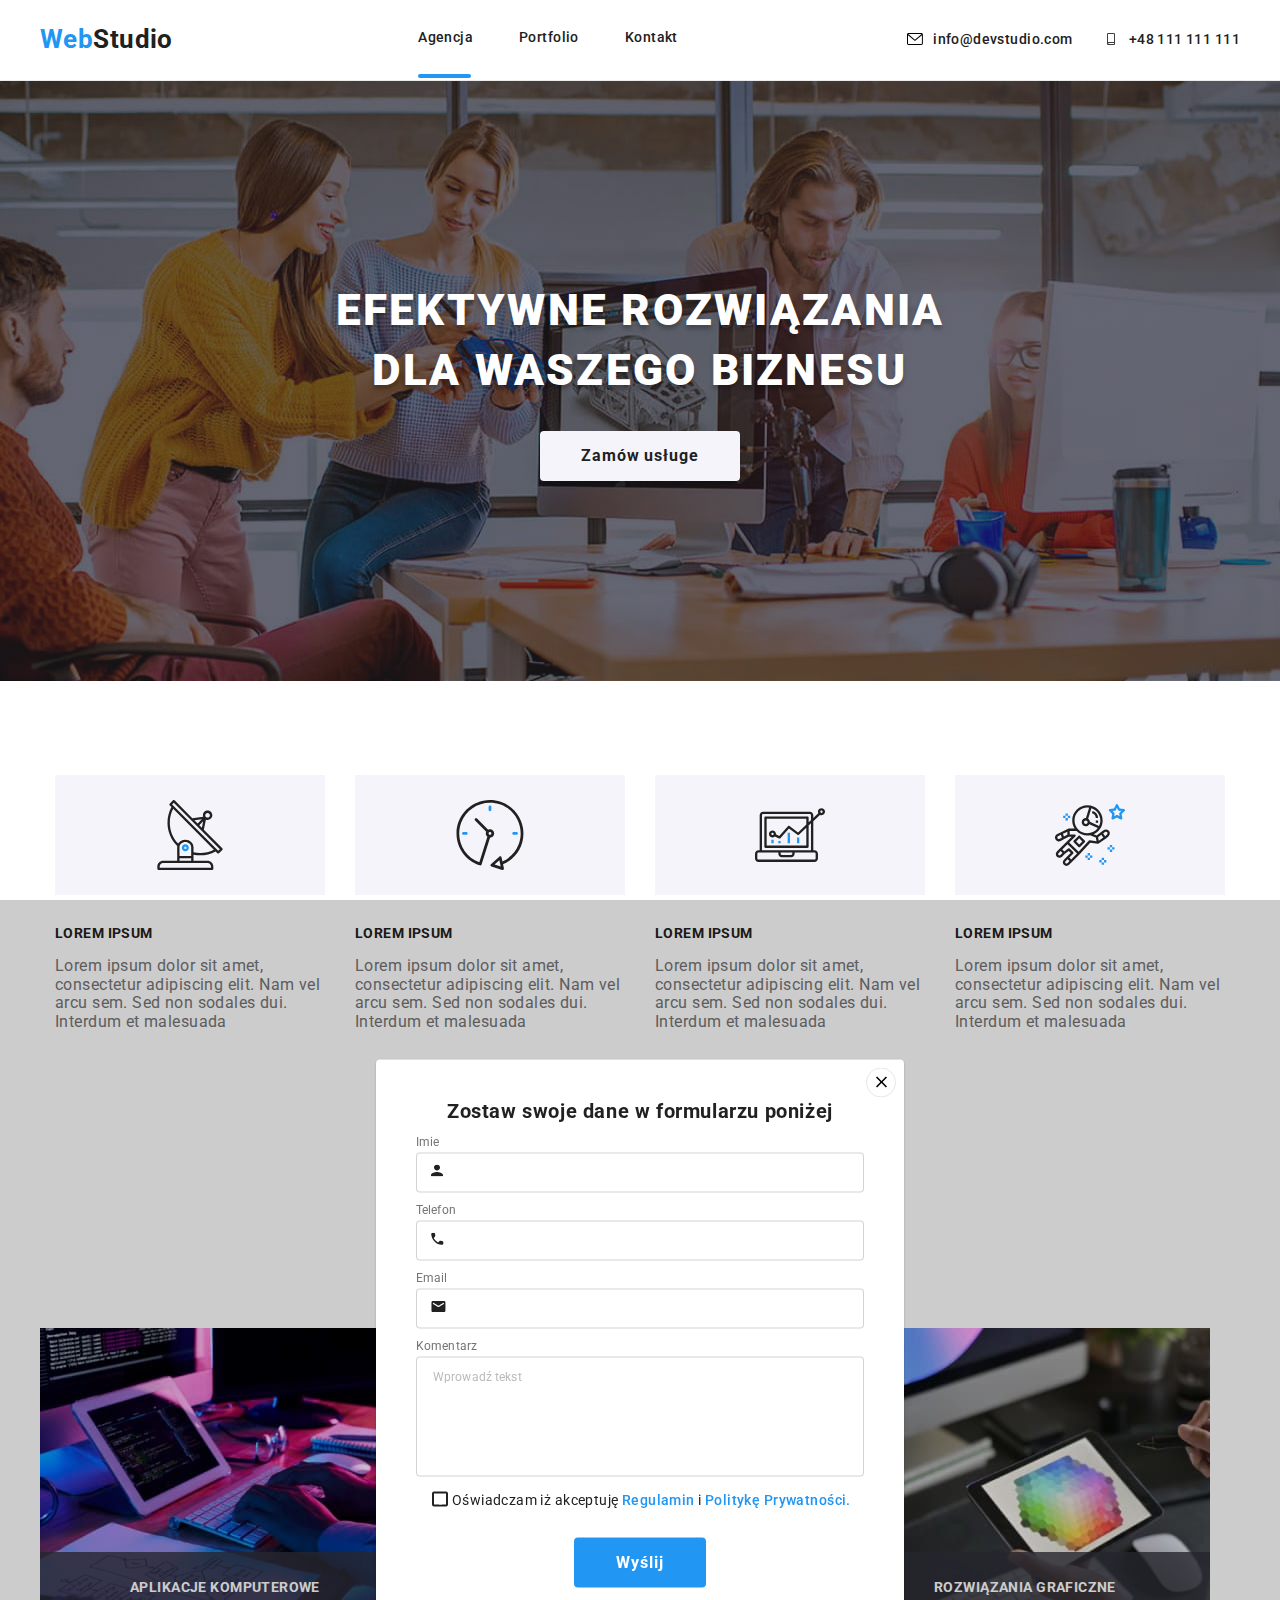
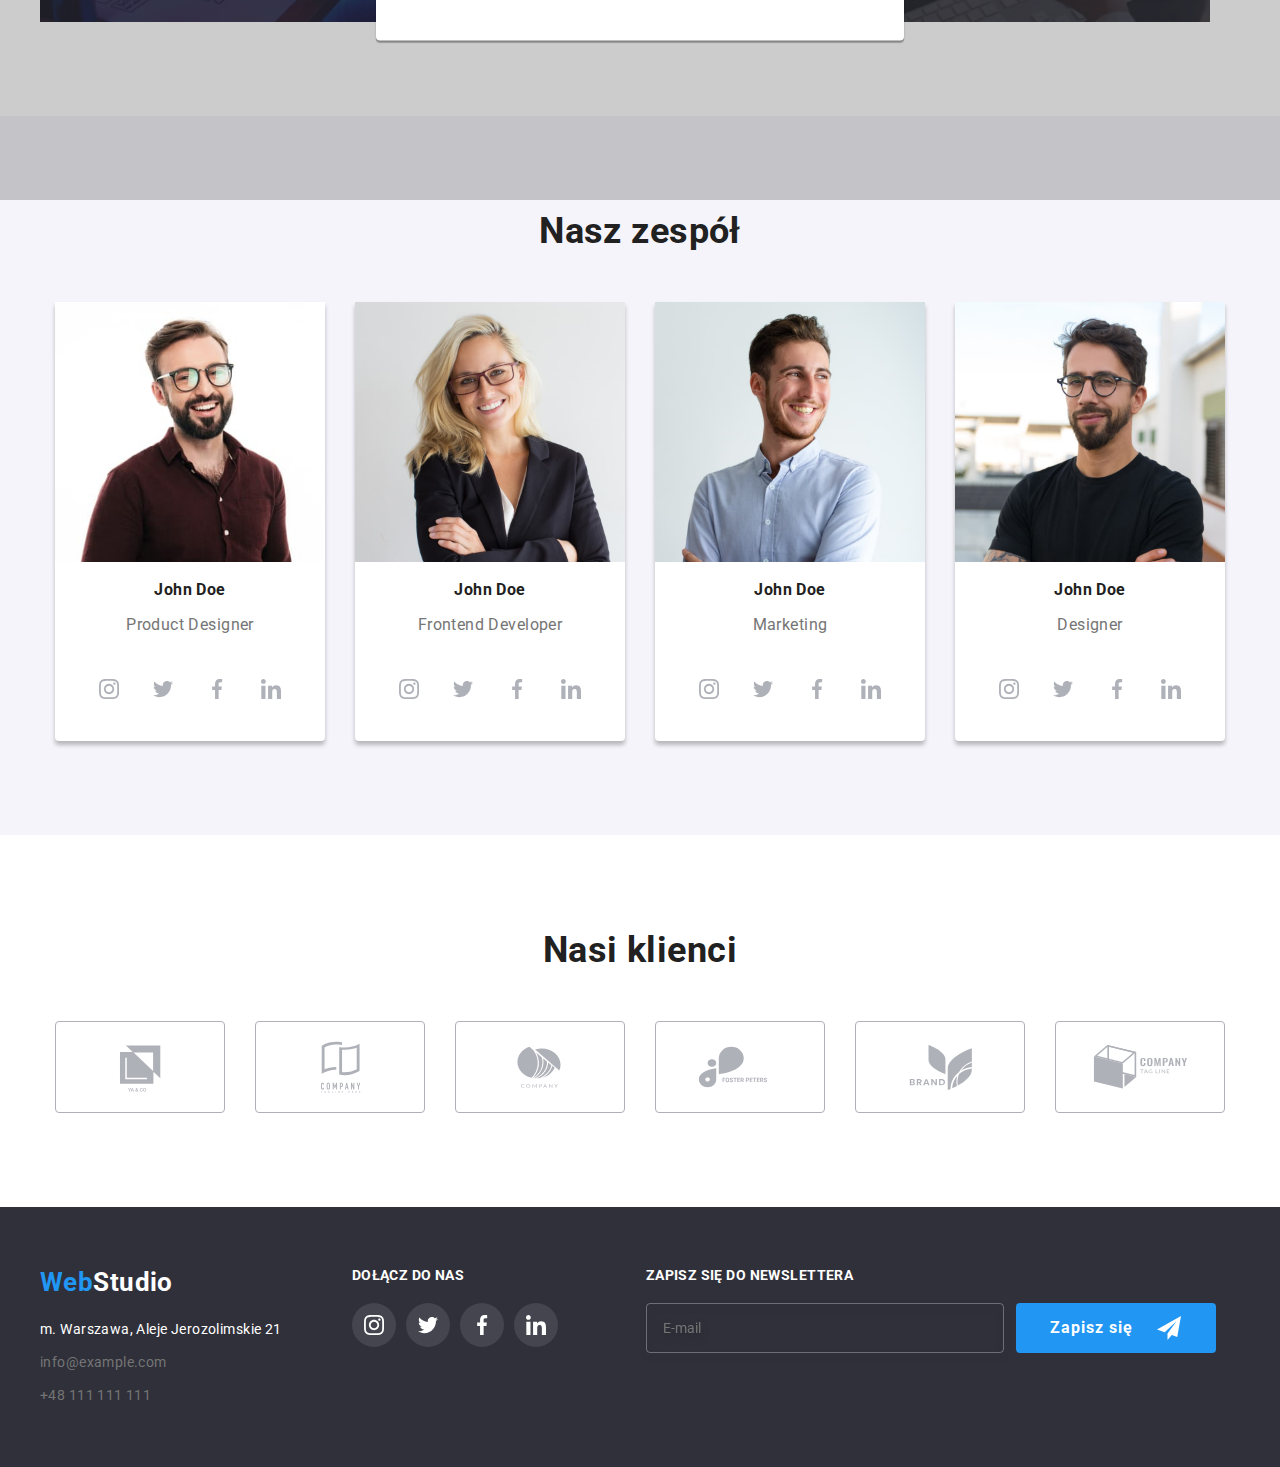
<file: index.html>
<!DOCTYPE html>
<html lang="pl">
  <head>
    <meta charset="UTF-8" />
    <meta http-equiv="X-UA-Compatible" content="IE=edge" />
    <meta name="viewport" content="width=device-width, initial-scale=1.0" />
    <title>WebStudio</title>
    <link rel="preconnect" href="https://fonts.googleapis.com" />
    <link rel="preconnect" href="https://fonts.gstatic.com" crossorigin />
    <link
      href="https://fonts.googleapis.com/css2?family=Raleway:wght@700&family=Roboto:wght@400;500;700;900&display=swap"
      rel="stylesheet"
    />
    <link rel="stylesheet" href="./css/modern-normalize.css" />
    <link rel="stylesheet" href="./css/styles.css" />
  </head>
  <body>
    <header class="border mark-links">
      <div class="container nav-menu">
        <a class="link logo" href="#"><span class="web">Web</span>Studio</a>
        <nav class="navigation">
          <ul class="menu">
            <li ><a class="link selected-page-index" href="#">Agencja</a></li>
            <li><a class="link" href="./portfolio.html">Portfolio</a></li>
            <li><a class="link" href="./Contacts">Kontakt</a></li>
          </ul>
        </nav>
        <div>
          <ul class="contact">
            <li>
              <a class="link header-contact" href="mailto:info@devstudio.com">
                <svg class="email" width="16px" height="12px">
                  <use href="./images/icons.svg#icon-envelope"></use>
                </svg>
                info@devstudio.com</a
              >
            </li>
            <li>
              <a class="link header-contact" href="tel:+48111111111">
                <svg class="phone" width="16px" height="12px">
                  <use href="./images/icons.svg#icon-smartphone"></use>
                </svg>
                +48 111 111 111
              </a>
            </li>
          </ul>
        </div>
      </div>
    </header>
    <main>
      <div class="dark-background-header">
        <h1 class="first-title">EFEKTYWNE ROZWIĄZANIA DLA WASZEGO BIZNESU</h1>

        <div class="button mark-links">
          <button type="button" class="btn modal-btn" data-modal-open>Zamów usługe</button>
        </div>
      </div>
      <div class="container">
        <section class="section">
          <div></div>
          <div>
            <ul class="cards-description">
              <li class="item">
                <div class="content-list-element">
                  <svg>
                    <use
                      href="./images/icons.svg#icon-antenna"
                      width="70"
                      height="70"
                    ></use>
                  </svg>
                </div>
                <h4 class="third-title">LOREM IPSUM</h4>
                <p class="paragraph">
                  Lorem ipsum dolor sit amet, consectetur adipiscing elit. Nam
                  vel arcu sem. Sed non sodales dui. Interdum et malesuada
                </p>
              </li>
              <li class="item">
                <div class="content-list-element">
                  <svg class="icon-description">
                    <use
                      href="./images/icons.svg#icon-clock"
                      width="70"
                      height="70"
                    ></use>
                  </svg>
                </div>
                <h4 class="third-title">LOREM IPSUM</h4>
                <p class="paragraph">
                  Lorem ipsum dolor sit amet, consectetur adipiscing elit. Nam
                  vel arcu sem. Sed non sodales dui. Interdum et malesuada
                </p>
              </li>
              <li class="item">
                <div class="content-list-element">
                  <svg>
                    <use
                      href="./images/icons.svg#icon-diagram"
                      width="70"
                      height="70"
                    ></use>
                  </svg>
                </div>
                <h4 class="third-title">LOREM IPSUM</h4>
                <p class="paragraph">
                  Lorem ipsum dolor sit amet, consectetur adipiscing elit. Nam
                  vel arcu sem. Sed non sodales dui. Interdum et malesuada
                </p>
              </li>
              <li class="item">
                <div class="content-list-element">
                  <svg>
                    <use
                      href="./images/icons.svg#icon-astronaut"
                      width="70"
                      height="70"
                    ></use>
                  </svg>
                </div>
                <h4 class="third-title">LOREM IPSUM</h4>
                <p class="paragraph">
                  Lorem ipsum dolor sit amet, consectetur adipiscing elit. Nam
                  vel arcu sem. Sed non sodales dui. Interdum et malesuada
                </p>
              </li>
            </ul>
          </div>
        </section>
        <section class="section">
          <h2 class="second-title">Czym się zajmujemy</h2>
            <ul class="card-set">
              <li class="competences">
                
                  <img
                    src="./images/keyboard.jpg"
                    alt="Pisanie stron internetowych"
                    width="370"
                    height="294"
                  />
                  <p class="description-competences">Aplikacje komputerowe</p>
                
              </li>
              <li class="competences">
                  <img
                    src="./images/phone.jpg"
                    alt="tworzenie aplikacji mobilnych"
                    width="370"
                    height="294"
                  />
                  <p class="description-competences">Aplikacje mobilne</p>
              </li>
              <li class="competences">
                
                  <img
                    src="./images/tablet.jpg"
                    alt="projektowanie grafik"
                    width="370"
                    height="294"
                  />
                  <p class="description-competences">Rozwiązania graficzne</p>
              </li>
            </ul>
          </div>
        </section>
        <section class="section gray-background">
          <h2 class="second-title">Nasz zespół</h2>
          <ul class="card-worker">
            <li class="white-background">
              <img
                src="./images/johndoe1.jpg"
                alt="Zdjęcie przedstawiające John Doe"
                width="270"
                height="260"
              />
              <p class="img-title"><strong>John Doe</strong></p>
              <p class="paragraph-worker">Product Designer</p>

              <div class="socialmedia-team">
                <a class="" href=""
                  ><svg>
                    <use
                      href="./images/icons.svg#icon-instagram"
                      width="20"
                      height="20"
                    ></use>
                  </svg>
                </a>
                <a href=""
                  ><svg>
                    <use
                      href="./images/icons.svg#icon-twitter"
                      width="20"
                      height="20"
                    ></use>
                  </svg>
                </a>
                <a href=""
                  ><svg>
                    <use
                      href="./images/icons.svg#icon-facebook"
                      width="20"
                      height="20"
                    ></use>
                  </svg>
                </a>
                <a href=""
                  ><svg>
                    <use
                      href="./images/icons.svg#icon-linkedin"
                      width="20"
                      height="20"
                    ></use>
                  </svg>
                </a>
              </div>
            </li>
            <li class="white-background">
              <img
                src="./images/johndoe2.jpg"
                alt="Zdjęcie przedstawiające John Doe"
                width="270"
                height="260"
              />
              <p class="img-title"><strong>John Doe</strong></p>
              <p class="paragraph-worker">Frontend Developer</p>
              <div class="socialmedia-team">
                <a href=""
                  ><svg>
                    <use
                      href="./images/icons.svg#icon-instagram"
                      width="20"
                      height="20"
                    ></use>
                  </svg>
                </a>
                <a href=""
                  ><svg>
                    <use
                      href="./images/icons.svg#icon-twitter"
                      width="20"
                      height="20"
                    ></use>
                  </svg>
                </a>
                <a href=""
                  ><svg>
                    <use
                      href="./images/icons.svg#icon-facebook"
                      width="20"
                      height="20"
                    ></use>
                  </svg>
                </a>
                <a href=""
                  ><svg>
                    <use
                      href="./images/icons.svg#icon-linkedin"
                      width="20"
                      height="20"
                    ></use>
                  </svg>
                </a>
              </div>
            </li>
            <li class="white-background">
              <img
                src="./images/johndoe3.jpg"
                alt="Zdjęcie przedstawiające John Doe"
                width="270"
                height="260"
              />
              <p class="img-title"><strong>John Doe</strong></p>
              <p class="paragraph-worker">Marketing</p>
              <div class="socialmedia-team">
                <a href=""
                  ><svg>
                    <use
                      href="./images/icons.svg#icon-instagram"
                      width="20"
                      height="20"
                    ></use>
                  </svg>
                </a>
                <a href=""
                  ><svg>
                    <use
                      href="./images/icons.svg#icon-twitter"
                      width="20"
                      height="20"
                    ></use>
                  </svg>
                </a>
                <a href=""
                  ><svg>
                    <use
                      href="./images/icons.svg#icon-facebook"
                      width="20"
                      height="20"
                    ></use>
                  </svg>
                </a>
                <a href=""
                  ><svg>
                    <use
                      href="./images/icons.svg#icon-linkedin"
                      width="20"
                      height="20"
                    ></use>
                  </svg>
                </a>
              </div>
            </li>
            <li class="white-background">
              <img
                src="./images/johndoe4.jpg"
                alt="Zdjęcie przedstawiające John Doe"
                width="270"
                height="260"
              />
              <p class="img-title"><strong>John Doe</strong></p>
              <p class="paragraph-worker">Designer</p>
              <div class="socialmedia-team">
                <a href=""
                  ><svg>
                    <use
                      href="./images/icons.svg#icon-instagram"
                      width="20"
                      height="20"
                    ></use>
                  </svg>
                </a>
                <a href=""
                  ><svg>
                    <use
                      href="./images/icons.svg#icon-twitter"
                      width="20"
                      height="20"
                    ></use>
                  </svg>
                </a>
                <a href=""
                  ><svg>
                    <use
                      href="./images/icons.svg#icon-facebook"
                      width="20"
                      height="20"
                    ></use>
                  </svg>
                </a>
                <a href=""
                  ><svg>
                    <use
                      href="./images/icons.svg#icon-linkedin"
                      width="20"
                      height="20"
                    ></use>
                  </svg>
                </a>
              </div>
            </li>
          </ul>
        </section>
        <section class="section">
          <h2 class="second-title">Nasi klienci</h2>
          <div>
            <div class="card-clients">
              <a class="clients" href="#"
                ><svg>
                  <use
                    href="./images/icons.svg#icon-firstlogo"
                    height="60"
                    width="106"
                  ></use>
                </svg>
              </a>
              <a class="clients" href="#"
                ><svg>
                  <use
                    href="./images/icons.svg#icon-secondlogo"
                    height="60"
                    width="106"
                  ></use>
                </svg>
              </a>
              <a class="clients" href="#"
                ><svg>
                  <use
                    href="./images/icons.svg#icon-thirdlogo"
                    height="60"
                    width="106"
                  ></use>
                </svg>
              </a>
              <a class="clients" href="#"
                ><svg>
                  <use
                    href="./images/icons.svg#icon-fourthlogo"
                    height="60"
                    width="106"
                  ></use>
                </svg>
              </a>
              <a class="clients" href="#"
                ><svg>
                  <use
                    href="./images/icons.svg#icon-fivelogo"
                    height="60"
                    width="106"
                  ></use>
                </svg>
              </a>
              <a class="clients" href="#"
                ><svg>
                  <use
                    href="./images/icons.svg#icon-sixlogo"
                    height="60"
                    width="106"
                  ></use>
                </svg>
              </a>
            </div>
          </div>
        </section>
      </div>
    </main>
    <footer class="dark-background mark-links">
      <div class="container footer-box">
        <div class="left-box">
          <a class="link-footer logo-footer" href="#"
            ><span class="web">Web</span>Studio</a
          >

          <address class="address">
            <ul>
              <li>
                <span class="footer-contact"
                  >m. Warszawa, Aleje Jerozolimskie 21</span
                >
              </li>
              <li>
                <a
                  class="paragraph footer-contact"
                  href="mailto:info@example.com"
                >
                  info@example.com</a
                >
              </li>
              <li>
                <a class="paragraph footer-contact" href="tel:+48111111111">
                  +48 111 111 111</a
                >
              </li>
            </ul>
          </address>
        </div>

        <div class="right-box">
          <span class="join-us">Dołącz Do Nas</span>
          <div>
            <div class="socialmedia-footer">
              <a href=""
                ><svg class="instagram-footer" height="20" width="20">
                  <use href="./images/icons.svg#icon-instagram"></use>
                </svg>
              </a>
              <a href=""
                ><svg class="twitter-footer" height="20" width="20">
                  <use href="./images/icons.svg#icon-twitter"></use>
                </svg>
              </a>
              <a href=""
                ><svg class="facebook-footer" height="20" width="20">
                  <use href="./images/icons.svg#icon-facebook"></use>
                </svg>
              </a>
              <a href=""
                ><svg class="linkedin-footer" height="20" width="20">
                  <use href="./images/icons.svg#icon-linkedin"></use>
                </svg>
              </a>
            </div>
          </div>
        </div>
        <div class="newsletter">
<label class="newsletter-label">Zapisz się do newslettera</label>
<div class="newsletter-input">

<input  class="newsletter-email-box" type="email" name="newsletter-email" placeholder="E-mail">
<button class="newsletter-button" type="submit"><span class="newsletter-button-text">Zapisz się</span> <svg class="newsletter-icon"width="24" height="24"><use href="./images/icons.svg#icon-newsletter"></use></svg></button>
</div>
</div>
      </div>
    </footer>

<div class="backdrop is-hidden" data-modal>
  <div class="modal">
<img src="./images/close.svg" alt="close button" class="close-btn" data-modal-close/>

<div class="modal-description">
  <form>
    <h3 class="modal-header">
      Zostaw swoje dane w formularzu poniżej
    </h3>

    <label class="modal-label">
      <svg width="12" height="12" class="modal-icon">
        <use href="./images/icons.svg#icon-person-black"></use>
      </svg>
      Imie
      <input type="text" class="modal-input" name="usrname" id="usrname">
    </label>

    <label class="modal-label">
      <svg width="13" height="13" class="modal-icon">
        <use href="./images/icons.svg#icon-phone-black"></use>
      </svg>
      Telefon
      <input type="tel" class="modal-input" name="tel" id="tel"></label>
    <label class="modal-label">
      <svg width="15" height="12" class="modal-icon">
        <use href="./images/icons.svg#icon-email-black"></use>
      </svg>
      Email
      <input type="email" class="modal-input" name="email" id="email">
    </label>
    <label class="modal-label">
      Komentarz
      <textarea type="text" class="modal-input modal-input-comment" name="comment" placeholder="Wprowadź tekst"></textarea>
    </label>
    <label class="modal-terms">
      <input type="checkbox" name="rodo" class="modal-checkbox">
      <span>
        <svg width="16" height="15">
          <use href="./images/icons.svg#icon-checkbox"></use>
        </svg>
        Oświadczam iż akceptuję <a class="link" href="#">Regulamin</a> i
        <a class="link" href="#">Politykę Prywatności.</a>
      </span>
    </label>

    <div class="btn-flex">
      <button type="submit" class="main-modal-button">
        Wyślij
      </button>
    </div>
  </form>
</div>
</div>
</div>



    <script src="./js/modal.js"></script>
  </body>
</html>
</file>
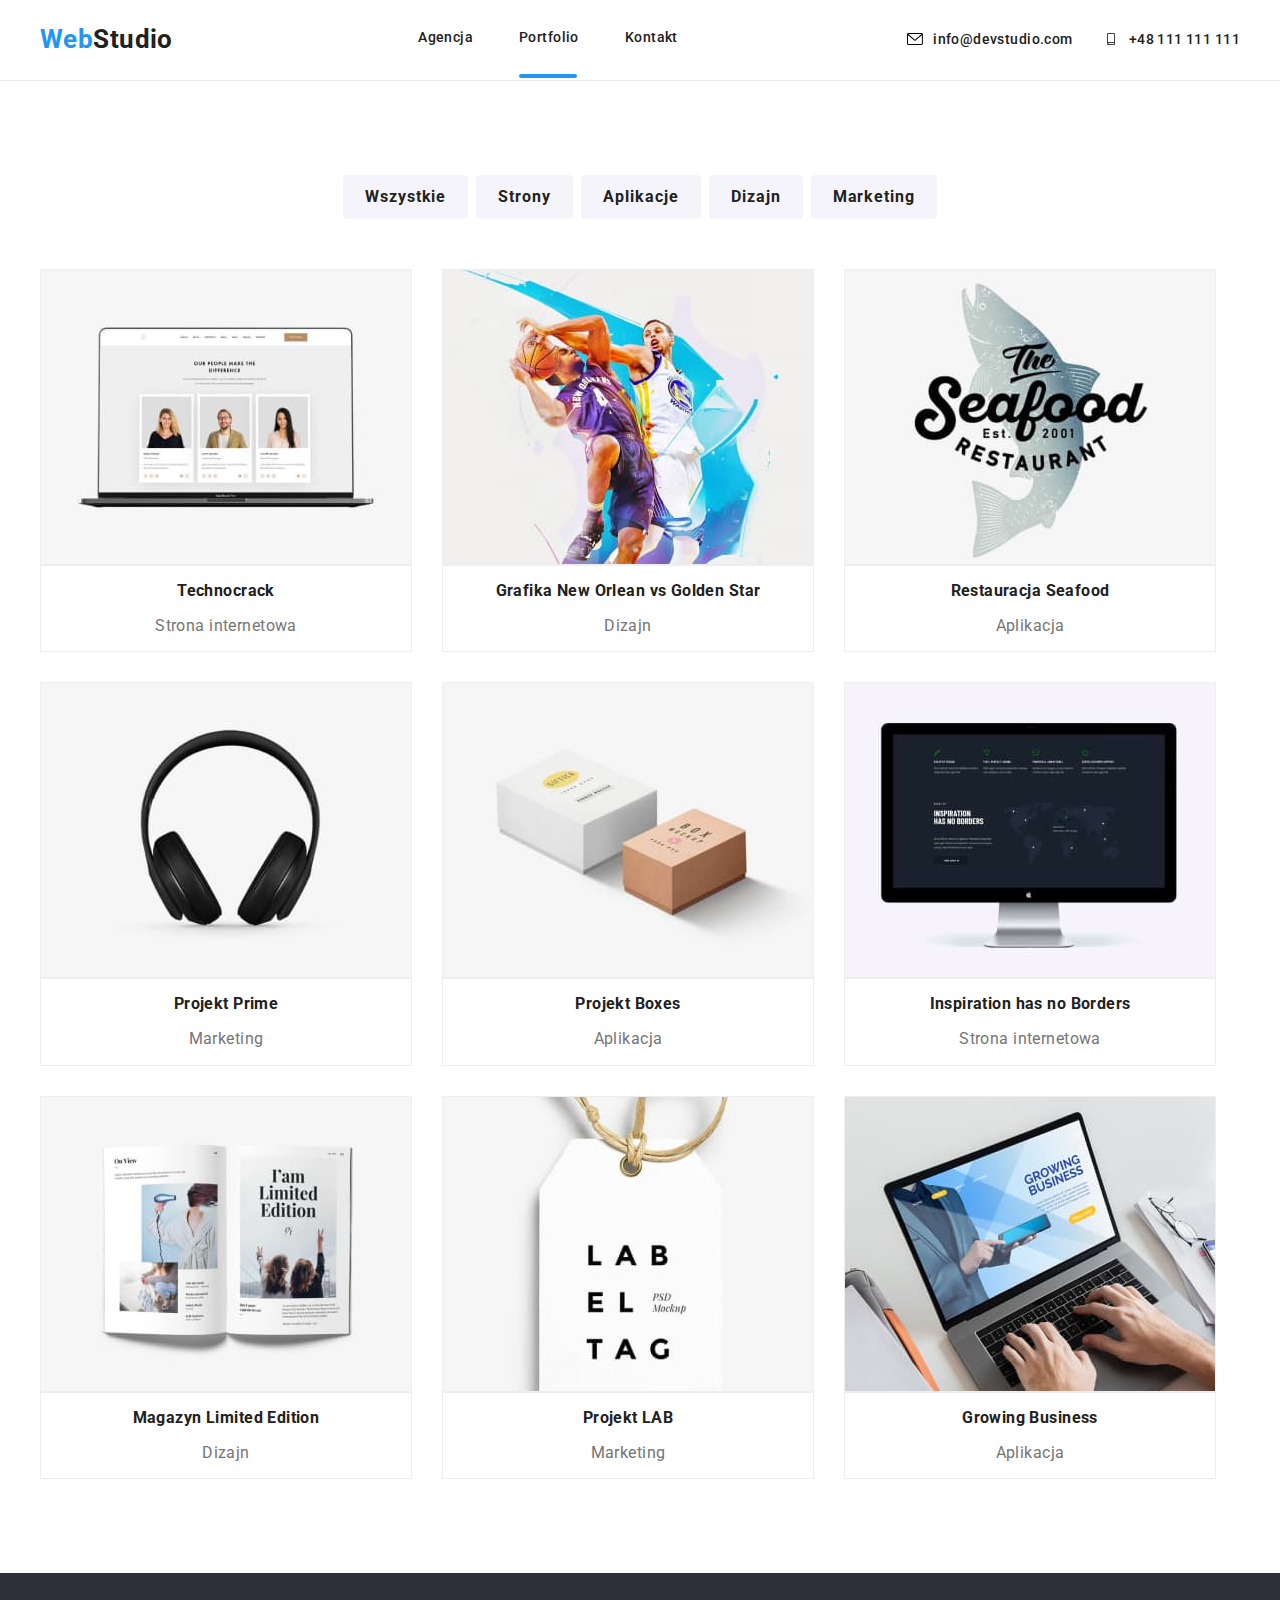
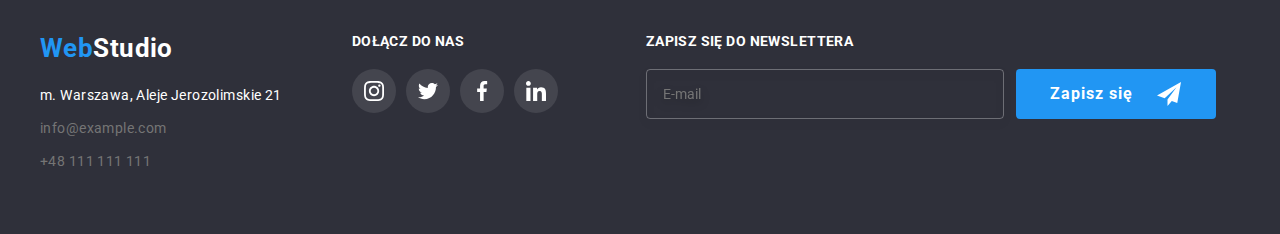
<file: portfolio.html>
<!DOCTYPE html>
<html lang="en">
  <head>
    <meta charset="UTF-8" />
    <meta http-equiv="X-UA-Compatible" content="IE=edge" />
    <meta name="viewport" content="width=device-width, initial-scale=1.0" />
    <title>Portfolio</title>
    <link rel="preconnect" href="https://fonts.googleapis.com" />
    <link rel="preconnect" href="https://fonts.gstatic.com" crossorigin />
    <link
      href="https://fonts.googleapis.com/css2?family=Raleway:wght@700&family=Roboto:wght@400;500;700;900&display=swap"
      rel="stylesheet"
    />
    <link rel="stylesheet" href="./css/modern-normalize.css" />
    <link rel="stylesheet" href="./css/styles.css" />
  </head>
  <body>
    <header class="border mark-links">
      <div class="container nav-menu">
        <a class="link logo" href="./index.html"
          ><span class="web">Web</span>Studio</a
        >

        <nav class="navigation">
          <ul class="menu">
            <li><a class="link" href="./index.html">Agencja</a></li>
            <li><a class="link selected-page-portfolio" href="#">Portfolio</a></li>
            <li><a class="link" href="./Contacts">Kontakt</a></li>
          </ul>
        </nav>
        <div>
          <ul class="contact">
            <li>
              <a class="link header-contact" href="mailto:info@devstudio.com">
                <svg class="email" width="16px" height="12px">
                  <use href="./images/icons.svg#icon-envelope"></use>
                </svg>
                info@devstudio.com</a
              >
            </li>
            <li>
              <a class="link header-contact" href="tel:+48111111111">
                <svg class="phone" width="16px" height="12px">
                  <use href="./images/icons.svg#icon-smartphone"></use>
                </svg>
                +48 111 111 111
              </a>
            </li>
          </ul>
        </div>
      </div>
    </header>
    <main class="container">
      <section class="section">
        <ul class="mark-links buttons">
          <li><button type="button" class="second-btn">Wszystkie</button></li>
          <li><button type="button" class="second-btn">Strony</button></li>
          <li><button type="button" class="second-btn">Aplikacje</button></li>
          <li><button type="button" class="second-btn">Dizajn</button></li>
          <li><button type="button" class="second-btn">Marketing</button></li>
        </ul>
        <ul class="card-product">
          <li class="line overlay">
            <div class="overlay">
              <div class="product-description">
                <p>
                  Technocrack jest popularną platformą wykorzystywaną do
                  rozpowszechniania koronawirusa. Firmy wykorzystują tę
                  platformę do celów szpiegowskich i ataków na niezabezpieczone
                  serwery konkurencji
                </p>
              </div>
              <img
                class="images"
                src="./images/technocrack.jpg"
                alt="Zdjęcie przedstawiające Strone Internetową"
                width="370"
                height="294"
              />
            </div>
            <div>
              <p class="img-title"><strong>Technocrack</strong></p>
              <p class="paragraph-product">Strona internetowa</p>
            </div>
          </li>
          <li class="line overlay">
            <div class="overlay">
              <div class="product-description">
                <p>
                  Technocrack jest popularną platformą wykorzystywaną do
                  rozpowszechniania koronawirusa. Firmy wykorzystują tę
                  platformę do celów szpiegowskich i ataków na niezabezpieczone
                  serwery konkurencji
                </p>
              </div>
              <img
                class="images"
                src="./images/grafikaneworleanvsgoldenstar.jpg"
                alt="Zdjęcie przedstawiające dwóch zawodników NBA"
                width="370"
                height="294"
              />
            </div>
              <div>
                <p class="img-title">
                  <strong>Grafika New Orlean vs Golden Star</strong>
                </p>
                <p class="paragraph-product">Dizajn</p>
              </div>
            </div>
          </li>
          <li class="line overlay">
            <div class="overlay">
              <div class="product-description">
                <p>
                  Technocrack jest popularną platformą wykorzystywaną do
                  rozpowszechniania koronawirusa. Firmy wykorzystują tę
                  platformę do celów szpiegowskich i ataków na niezabezpieczone
                  serwery konkurencji
                </p>
              </div>
              <img
                class="images"
                src="./images/restauracjaseafood.jpg"
                alt="Zdjęcie z logo restauracji z morskim jedzeniem"
                width="370"
                height="294"
              />
            </div>
              <div>
                <p class="img-title"><strong>Restauracja Seafood</strong></p>
                <p class="paragraph-product">Aplikacja</p>
              </div>
            </div>
          </li>
          <li class="line overlay">
            <div class="overlay">
              <div class="product-description">
                <p>
                  Technocrack jest popularną platformą wykorzystywaną do
                  rozpowszechniania koronawirusa. Firmy wykorzystują tę
                  platformę do celów szpiegowskich i ataków na niezabezpieczone
                  serwery konkurencji
                </p>
              </div>
              <img
                class="images"
                src="./images/projektprime.jpg"
                alt="Zdjęcie z słuchawkami"
                width="370"
                height="294"
              />
            </div>
              <div>
                <p class="img-title"><strong>Projekt Prime</strong></p>
                <p class="paragraph-product">Marketing</p>
              </div>
            </div>
          </li>
          <li class="line overlay">
            <div class="overlay">
              <div class="product-description">
                <p>
                  Technocrack jest popularną platformą wykorzystywaną do
                  rozpowszechniania koronawirusa. Firmy wykorzystują tę
                  platformę do celów szpiegowskich i ataków na niezabezpieczone
                  serwery konkurencji
                </p>
              </div>
              <img
                class="images"
                src="./images/projektboxes.jpg"
                alt="Zdjęcie z pudełkami"
                width="370"
                height="294"
              />
            </div>
              <div>
                <p class="img-title"><strong>Projekt Boxes</strong></p>
                <p class="paragraph-product">Aplikacja</p>
              </div>
            </div>
          </li>
          <li class="line overlay">
            <div class="overlay">
              <div class="product-description">
                <p>
                  Technocrack jest popularną platformą wykorzystywaną do
                  rozpowszechniania koronawirusa. Firmy wykorzystują tę
                  platformę do celów szpiegowskich i ataków na niezabezpieczone
                  serwery konkurencji
                </p>
              </div>
              <img
                class="images"
                src="./images/inspirationhasnoborders.jpg"
                alt="Zdjęcie przedstawiające strone Inspiration has no Borders "
                width="370"
                height="294"
              />
            </div>
              <div>
                <p class="img-title">
                  <strong>Inspiration has no Borders</strong>
                </p>
                <p class="paragraph-product">Strona internetowa</p>
              </div>
            </div>
          </li>
          <li class="line overlay">
            <div class="overlay">
              <div class="product-description">
                <p>
                  Technocrack jest popularną platformą wykorzystywaną do
                  rozpowszechniania koronawirusa. Firmy wykorzystują tę
                  platformę do celów szpiegowskich i ataków na niezabezpieczone
                  serwery konkurencji
                </p>
              </div>
              <img
                class="images"
                src="./images/magazynlimitededition.jpg"
                alt="Zdjęcie przedstawiające czasopismo Limited Edition"
                width="370"
                height="294"
              />
            </div>
              <div>
                <p class="img-title">
                  <strong>Magazyn Limited Edition</strong>
                </p>
                <p class="paragraph-product">Dizajn</p>
              </div>
            </div>
          </li>
          <li class="line overlay">
            <div class="overlay">
              <div class="product-description">
                <p>
                  Technocrack jest popularną platformą wykorzystywaną do
                  rozpowszechniania koronawirusa. Firmy wykorzystują tę
                  platformę do celów szpiegowskich i ataków na niezabezpieczone
                  serwery konkurencji
                </p>
              </div>
              <img
                class="images"
                src="./images/projektlab.jpg"
                alt="Zdjęcie przedstawiające etykietkę LAB EL TAG"
                width="370"
                height="294"
              />
            </div>
              <div>
                <p class="img-title"><strong>Projekt LAB</strong></p>
                <p class="paragraph-product">Marketing</p>
              </div>
            </div>
          </li>
          <li class="line overlay">
            <div class="overlay">
              <div class="product-description">
                <p>
                  Technocrack jest popularną platformą wykorzystywaną do
                  rozpowszechniania koronawirusa. Firmy wykorzystują tę
                  platformę do celów szpiegowskich i ataków na niezabezpieczone
                  serwery konkurencji
                </p>
              </div>
              <img
                class="images"
                src="./images/growingbusiness.jpg"
                alt="Zdjęcie przedstawiające pisanie aplikacji na laptopie dla Growin Business"
                width="370"
                height="294"
              />
            </div>
              <div>
                <p class="img-title"><strong>Growing Business</strong></p>
                <p class="paragraph-product">Aplikacja</p>
              </div>
            </div>
          </li>
        </ul>
      </section>
    </main>
    <footer class="dark-background mark-links">
      <div class="container footer-box">
        <div class="left-box">
          <a class="link-footer logo-footer" href="./index.html"
            ><span class="web">Web</span>Studio</a
          >

          <address class="address">
            <ul>
              <li>
                <span class="footer-contact"
                  >m. Warszawa, Aleje Jerozolimskie 21</span
                >
              </li>
              <li>
                <a
                  class="paragraph footer-contact"
                  href="mailto:info@example.com"
                >
                  info@example.com</a
                >
              </li>
              <li>
                <a class="paragraph footer-contact" href="tel:+48111111111">
                  +48 111 111 111</a
                >
              </li>
            </ul>
          </address>
        </div>

        <div class="right-box">
          <span class="join-us">Dołącz Do Nas</span>
          <div>
            <div class="socialmedia-footer">
              <a href=""
                ><svg class="instagram-footer" height="20" width="20">
                  <use href="./images/icons.svg#icon-instagram"></use>
                </svg>
              </a>
              <a href=""
                ><svg class="twitter-footer" height="20" width="20">
                  <use href="./images/icons.svg#icon-twitter"></use>
                </svg>
              </a>
              <a href=""
                ><svg class="facebook-footer" height="20" width="20">
                  <use href="./images/icons.svg#icon-facebook"></use>
                </svg>
              </a>
              <a href=""
                ><svg class="linkedin-footer" height="20" width="20">
                  <use href="./images/icons.svg#icon-linkedin"></use>
                </svg>
              </a>
            </div>
          </div>
        </div>
        <div class="newsletter">
<label class="newsletter-label">Zapisz się do newslettera</label>
<div class="newsletter-input">

<input  class="newsletter-email-box" type="email" name="newsletter-email" placeholder="E-mail">
<button class="newsletter-button" type="submit"><span class="newsletter-button-text">Zapisz się</span> <svg class="newsletter-icon"width="24" height="24"><use href="./images/icons.svg#icon-newsletter"></use></svg></button>
</div>
</div>
      </div>
    </footer>
  </body>
</html>
</file>
<file: css/styles.css>
body {
  font-family: "Roboto", "Raleway", sans-serif;
  background-color: #ffffff;
  color: #212121;
  font-size: 14px;
  letter-spacing: 0.03em;
  box-sizing: border-box;
}
header {
  padding-bottom: 25px;
  padding-top: 24px;
}

footer {
  display: flex;
}

h1,
h2,
h3,
h4,
h5,
h6,
ul {
  margin: 0 auto;
  list-style: none;
  padding-inline-start: 0px;
}

.mark-links .btn {
  background-color: #f5f4fa;
  color: #212121;
}
.mark-links .btn:hover,
.mark-links .btn:focus {
  background-color: #2196f3;
  color: #ffffff;
  transition: 250ms cubic-bezier(0.4, 0, 0.2, 1);
}
.mark-links .second-btn {
  background-color: #f5f4fa;
  color: #212121;
}
.mark-links .second-btn:hover,
.mark-links .second-btn:focus {
  background-color: #2196f3;
  color: #ffffff;
  box-shadow: 0px 2px 2px 0px rgba(0, 0, 0, 0.12);
  transition: 250ms cubic-bezier(0.4, 0, 0.2, 1);
}

.mark-links .link {
  color: #212121;
}

.mark-links .link:hover,
.mark-links .link:focus {
  color: #2196f3;
  transition: 250ms cubic-bezier(0.4, 0, 0.2, 1);
}

.mark-links .link-footer {
  color: #ffffff;
}
.mark-links .link-footer:hover,
.mark-links .link-footer:focus {
  color: #2196f3;
  transition: 250ms cubic-bezier(0.4, 0, 0.2, 1);
}
.link-footer {
  text-decoration: none;
}
.link {
  text-decoration: none;
  font-weight: 500;
}

.web {
  color: #2196f3;
}

.first-title {
  max-width: 696px;
  font-weight: 900;
  font-size: 44px;
  line-height: 1.36;

  text-align: center;
  letter-spacing: 0.06cm;
  text-transform: uppercase;
  text-shadow: 0px 4px 4px rgba(0, 0, 0, 0.25);
  padding-top: 200px;
}
.btn {
  background-color: #2196f3;
  box-shadow: 0px 4px 4px rgba(0, 0, 0, 0.15);
  cursor: pointer;
  border: none;
  border-radius: 4px;
  color: white;
  height: 50px;
  width: 200px;
  text-decoration: none;
  font-weight: 700;
  font-size: 16px;
  line-height: 1.88;
  text-align: center;
  letter-spacing: 0.06em;
}
.second-btn {
  display: flex;
  align-items: center;
  background-color: #2196f3;
  box-shadow: 0px 4px 4px rgba(0, 0, 0, 0.15);
  cursor: pointer;
  border: none;
  border-radius: 4px;
  color: white;
  height: 38px;
  width: auto;
  text-decoration: none;
  font-weight: 700;
  font-size: 16px;
  line-height: 1.88;
  text-align: center;
  letter-spacing: 0.06em;
  padding: 22px;
  box-shadow: none;
}
.dark-background-header {
  background-color: #2f303a;
  color: #ffffff;
  padding-bottom: 200px;
  display: flex;
  flex-direction: column;
  align-items: center;
  flex-wrap: wrap;
  margin: 0 auto;
  box-sizing: border-box;
  background-image: linear-gradient(
      rgba(47, 48, 54, 0.4),
      rgba(47, 48, 54, 0.4)
    ),
    url(../images/teamimage.jpg);
  background-size: cover;
  max-width: 1600px;
  background-position: center;
}

.second-title {
  font-weight: 700;
  font-size: 36px;
  line-height: 1.17;
  padding-bottom: 50px;

  display: flex;
  justify-content: center;
}
.dark-background {
  background-color: #2f303a;
  color: #ffffff;
  padding-top: 60px;
}

.gray-background {
  background-color: #f5f4fa;
}
.paragraph {
  color: #757575;
  text-decoration: none;
  font-weight: 400;
  font-size: 16px;
  line-height: 1.17;
}
.paragraph-worker {
  color: #757575;
  text-decoration: none;
  font-weight: 400;
  font-size: 16px;
  line-height: 1.17;
  display: flex;
  justify-content: center;
}

.paragraph-product {
  color: #757575;
  text-decoration: none;
  font-weight: 400;
  font-size: 16px;
  line-height: 1.17;
  display: flex;
  justify-content: center;
}

.mark-links .paragraph:hover,
.mark-links .paragraph:focus {
  color: #2196f3;
  transition: 250ms cubic-bezier(0.4, 0, 0.2, 1);
}
.logo {
  font-weight: 700;
  font-size: 26px;
  line-height: 1.19;
}
.logo-footer {
  font-weight: 700;
  font-size: 26px;
  line-height: 1.19;
}
.third-title {
  font-weight: 700;
  font-size: 14px;
  line-height: 1.17;
}
.img-title {
  font-weight: 500;
  font-size: 16px;
  line-height: 1.17;
  display: flex;
  justify-content: center;
}
.footer-contact {
  font-weight: 400;
  font-size: 14px;
  line-height: 1.71;
  display: flex;
}
.navigation {
  font-size: 14px;
  line-height: 1.17;
}

.nav-menu {
  display: flex;
  flex-direction: row;
  justify-content: space-between;
  align-items: center;
  align-content: center;
  align-self: center;
}
.nav-menu a {
  transition: 250ms cubic-bezier(0.4, 0, 0.2, 1);
}
.menu {
  display: flex;
}
.menu li {
  display: inline-block;
  padding-left: 46px;
}

.contact {
  display: flex;
  align-items: center;
  justify-content: center;
}
.contact li {
  display: inline-block;
  padding-left: 30px;
}
.contact a svg {
  display: inline-flex;
}
.container {
  box-sizing: border-box;
  width: 100%;
  max-width: 1200px;
  margin: 0 auto;
}

.section {
  padding-top: 94px;
  padding-bottom: 94px;
}

.card-worker {
  display: flex;
  flex-wrap: wrap;
  padding: 0;
  gap: 30px;
  justify-content: center;
}

.card-set {
  display: flex;
  flex-wrap: wrap;
  padding: 0;
  gap: 30px;
}
.cards-description {
  display: flex;
  flex-wrap: wrap;
  padding: 0;
  justify-content: center;
  gap: 30px;
}

.item {
  flex-basis: calc((100% - 30px) / 5);
}
.white-background {
  background: #ffffff;
  box-shadow: 0px 1px 3px rgba(0, 0, 0, 0.12), 0px 1px 1px rgba(0, 0, 0, 0.14),
    0px 2px 1px rgba(0, 0, 0, 0.2);
  border-radius: 0px 0px 4px 4px;
  box-shadow: 0px 4px 4px rgba(0, 0, 0, 0.25);
}
.address {
  font-style: normal;
  line-height: 1.71;
  padding-top: 20px;
  padding-bottom: 60px;
}

.address a {
  padding-top: 9px;
}
.border {
  border-bottom: 1px solid #ececec;
}

.buttons {
  gap: 8px;
  display: flex;
  flex-direction: row;
  justify-content: center;
  padding-bottom: 50px;
}
.button {
  display: flex;
  padding-top: 30px;
}
.card-product {
  display: flex;
  flex-wrap: wrap;
  gap: 30px;
}
.card-product li:hover,
.card-product li:focus {
  box-shadow: 1px 4px 6px 0px rgba(0, 0, 0, 0.16);
  transition: 250ms cubic-bezier(0.4, 0, 0.2, 1);
}

.line div {
  border: 1px solid #eeeeee;
}
.images {
  display: block;
}

.footer-box {
  display: flex;
}
.right-box {
  padding-left: 70px;
}
.join-us {
  font-weight: 700;
  line-height: 16px;
  text-transform: uppercase;
}
.instagram-footer {
  fill: #ffffff;
}
.socialmedia-footer {
  display: flex;
  flex-direction: row;
}

.socialmedia-footer a {
  display: flex;
  text-align: center;
  background: rgba(255, 255, 255, 0.1);
  border-radius: 50%;
  padding: 12px 12px;
  margin-right: 10px;
  margin-top: 20px;
}
.socialmedia-footer a:hover,
.socialmedia-footer a:focus {
  height: 44px;
  width: 44px;
  display: flex;
  text-align: center;
  background: #2196f3;
  border-radius: 50%;
  padding: 12px 12px;
  transition: 250ms cubic-bezier(0.4, 0, 0.2, 1);
}
.twitter-footer {
  fill: #ffffff;
}
.facebook-footer {
  fill: #ffffff;
}
.linkedin-footer {
  fill: #ffffff;
}
div .twitter,
.facebook,
.linkedin {
  margin-left: 10px;
  margin-top: 20px;
}

.link:hover,
.link:focus svg {
  fill: #2196f3;
  transition: 250ms cubic-bezier(0.4, 0, 0.2, 1);
}

.socialmedia-team {
  display: flex;
  justify-content: center;
  padding-bottom: 30px;
  padding-top: 16px;
  gap: 10px;
}

.socialmedia-team a {
  height: 44px;
  width: 44px;
  display: flex;
  text-align: center;
  background: rgba(255, 255, 255, 0.1);
  border-radius: 50%;
  padding: 12px 12px;
  fill: #afb1b8;
}
.socialmedia-team a:hover,
.socialmedia-team a:focus {
  height: 44px;
  width: 44px;
  display: flex;
  text-align: center;
  background: #2196f3;
  border-radius: 50%;
  padding: 12px 12px;
  fill: #ffffff;
  transition: 250ms cubic-bezier(0.4, 0, 0.2, 1);
}

.card-clients {
  display: flex;
  flex-wrap: wrap;
  padding: 0;
  gap: 30px;
  justify-content: center;
}
.card-clients a {
  height: 92px;
  width: 170px;
  display: flex;
  text-align: center;
  background: rgba(255, 255, 255, 0.1);
  border: solid #afb1b8 1px;
  padding: 16px 32px;
  fill: #afb1b8;
  border-radius: 4px;
}
.card-clients a:hover,
.card-clients a:focus {
  display: flex;
  text-align: center;
  border: solid #2196f3 1px;
  padding: 16px 32px;
  fill: #2196f3;
  transition: 250ms cubic-bezier(0.4, 0, 0.2, 1);
  border-radius: 4px;
}
.content-list-element {
  width: 270px;
  height: 120px;
  background-color: #f5f4fa;
  padding: 25px 100px;
  margin-bottom: 30px;
}
.header-contact {
  display: flex;
  align-items: center;
  gap: 10px;
}

.description-competences {
  position: absolute;
  width: 370px;
  height: 70px;
  background: rgba(47, 48, 58, 0.8);
  color: #ffffff;
  text-align: center;
  vertical-align: middle;
  line-height: 70px;
  text-transform: uppercase;
  font-weight: 700;
  bottom: 0;
  margin: 0 auto;
}
.competences {
  width: 370px;
  height: 294px;
  position: relative;
}
.selected-page-index::after {
  content: "";
  display: block;
  width: 53px;
  height: 4px;
  background: #2196f3;
  border-radius: 2px;
  transform: translateY(28px);
}
.selected-page-portfolio::after {
  content: "";
  display: block;
  width: 58px;
  height: 4px;
  background: #2196f3;
  border-radius: 2px;
  transform: translateY(28px);
}

.product-description {
  position: absolute;
  width: 370px;
  height: 294px;
  background: rgba(33, 150, 243, 0.9);
  top: 100%;
  overflow: hidden;
  transition: top 250ms cubic-bezier(0.4, 0, 0.2, 1);
}
.overlay {
  position: relative;
  overflow: hidden;
}
.overlay:hover .product-description {
  top: 0;
  transition: 250ms cubic-bezier(0.4, 0, 0.2, 1);
}
.product-description > p {
  font-size: 18px;
  line-height: 1.56;
  letter-spacing: 0.03em;
  color: #ffffff;
  margin: 49px 45px 0 29px;
}
.newsletter {
  margin-left: 78px;
}
.newsletter-label {
  font-weight: 700;
  line-height: 16px;
  letter-spacing: 10.01;
  text-transform: uppercase;
}
.newsletter-email-box {
  width: 358px;
  height: 50px;
  background-color: inherit;
  color: #ffffff;
  padding: 0;
  border: 1px solid rgba(255, 255, 255, 0.3);
  border-radius: 4px;
  filter: drop-shadow(0px 4px 4px rgba(0, 0, 0, 0.25));
  border-radius: 4px;
  padding: 16px 16px;
}
.newsletter-email-box:focus {
  outline: 1px solid #2196f3;
}

.newsletter-button {
  width: 200px;
  height: 50px;
  border-radius: 4px;
  background-color: #2196f3;
  padding: 0;
  border: 0;
  display: flex;
  gap: 24px;
  align-items: center;
  text-align: center;
  justify-content: center;
  cursor: pointer;
}

.newsletter-icon {
  display: inline-flex;
  fill: white;
}
.newsletter-button-text {
  display: inline-flex;
  color: #ffffff;
  font-weight: 700;
  font-size: 16px;
  line-height: 1.88;
  letter-spacing: 0.06em;
}
.newsletter-input {
  display: flex;
  gap: 12px;
  margin-top: 20px;
}

.modal-header {
  font-weight: 700;
  font-size: 20px;
  line-height: 1.15;
  text-align: center;
  letter-spacing: 0.03em;
  color: #212121;
  margin-bottom: 12px;
}
.modal-icon {
  fill: #212121;
  position: absolute;
  top: 30px;
  left: 15px;
  cursor: text;
  transition: fill 0.25s;
  transition-timing-function: cubic-bezier(0.4, 0, 0.2, 1);
}
.modal-input {
  width: 100%;
  height: 40px;
  margin-bottom: 10px;
  margin-top: 4px;
  border: 1px solid rgba(33, 33, 33, 0.2);
  border-radius: 4px;
  padding-left: 40px;
  transition: border-color 0.25s;
  transition-timing-function: cubic-bezier(0.4, 0, 0.2, 1);
}
.modal-input:focus {
  border-color: #2196f3;
  outline: 0;
}
.modal-input-comment {
  height: 120px;
  padding: 12px 16px;
  resize: none;
}
.modal-input-comment::placeholder {
  font-weight: 400;
  font-size: 12px;
  line-height: 14px;
  letter-spacing: 0.01em;
  color: rgba(117, 117, 117, 0.5);
  margin-bottom: 20px;
}
.modal-label {
  font-weight: 400;
  font-size: 12px;
  line-height: 14px;
  letter-spacing: 0.01em;
  color: #757575;
  position: relative;
  display: block;
}
.modal-checkbox {
  visibility: hidden;
}
.modal-checkbox:checked {
  outline: 0;
  color: green;
}
.modal-terms a {
  color: #2196f3;
}
.modal-terms svg {
  fill: #ffffff;
  background: #ffffff;
  border: 2px solid rgba(33, 33, 33, 1);
  border-radius: 2px;
  position: relative;
  top: 2px;
  transition: border 0.05s, fill 0.05s, background-color 0.05s;
  transition-timing-function: cubic-bezier(0.1, 0.7, 1, 0.1);
}
.modal-checkbox:checked + span svg {
  background-color: #2196f3;
  border: 0;
}
.main-modal-button {
  background-color: #2196f3;
  color: #ffffff;
  border: 0;
  border-radius: 4px;
  font-weight: 700;
  font-size: 16px;
  letter-spacing: 0.06em;
  font-family: inherit;
  padding: 10px 42px;
  cursor: pointer;
  line-height: 1.875em;
  justify-self: center;
  margin-top: 30px;
}
.btn-flex {
  display: flex;
  justify-content: center;
  align-items: center;
}
/*BACKDROP*/
.backdrop {
  position: fixed;
  left: 0;
  top: 0;
  width: 100%;
  height: 100%;
  background-color: rgba(0, 0, 0, 0.2);
  transition: transform 250ms cubic-bezier(0.4, 0, 0.2, 1);
}
.modal {
  position: absolute;
  top: 50%;
  left: 50%;
  transform: translate(-50%, -50%);
  width: 528px;
  min-height: 581px;
  background-color: #ffffff;
  position: absolute;
  padding: 40px;
  box-shadow: 0px 1px 3px rgba(0, 0, 0, 0.12), 0px 1px 1px rgba(0, 0, 0, 0.14),
    0px 2px 1px rgba(0, 0, 0, 0.2);
  border-radius: 4px;
}
.close-btn {
  position: absolute;
  top: 8px;
  right: 8px;
  cursor: pointer;
}
.is-hidden {
  transform: translateY(100%);
}
</file>
